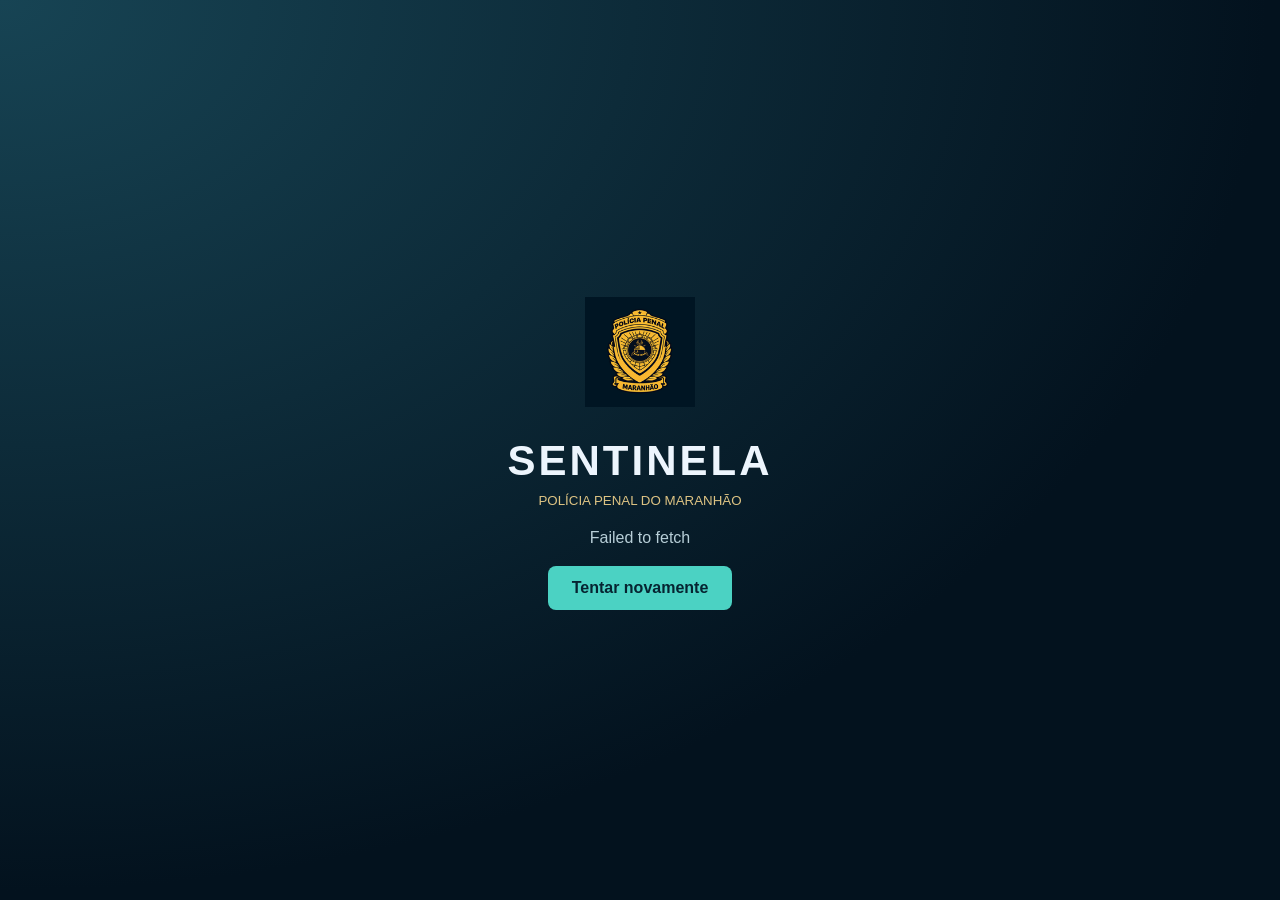
<file: sentinela/index.html>
<!doctype html>
<html lang="pt-BR">
<head>
  <meta charset="utf-8">
  <meta name="viewport" content="width=device-width,initial-scale=1">
  <meta name="theme-color" content="#031822">
  <meta name="referrer" content="no-referrer">
  <title>SENTINELA | Polícia Penal do Maranhão</title>
  <link rel="icon" href="./icon.svg">
  <link rel="manifest" href="./manifest.webmanifest">
  <style>body{margin:0;min-height:100vh;display:grid;place-items:center;background:radial-gradient(at top left,#174454,#03121e 70%);font:16px Arial,sans-serif;color:#edf5fd}main{max-width:560px;padding:40px;text-align:center}img{width:110px;height:125px;object-fit:contain}h1{font-size:42px;letter-spacing:3px;margin:18px 0 6px}p{line-height:1.6;color:#b7ced7}small{color:#ddc383}button{padding:13px 24px;border:0;border-radius:8px;background:#4bd2c3;color:#062431;font-size:16px;font-weight:bold;cursor:pointer}[hidden]{display:none}</style>
  <script src="./bridge.js?v=9012.1" defer></script>
</head>
<body><main id="sentinela-loading"><img src="./icon.svg" alt="Brasão da Polícia Penal do Maranhão"><h1>SENTINELA</h1><small>POLÍCIA PENAL DO MARANHÃO</small><p id="sentinela-status" role="status">Conectando ao acesso institucional...</p><button id="sentinela-retry" hidden onclick="location.reload()">Tentar novamente</button><noscript><p>Ative o JavaScript do navegador para abrir o sistema.</p></noscript></main></body>
</html>
</file>
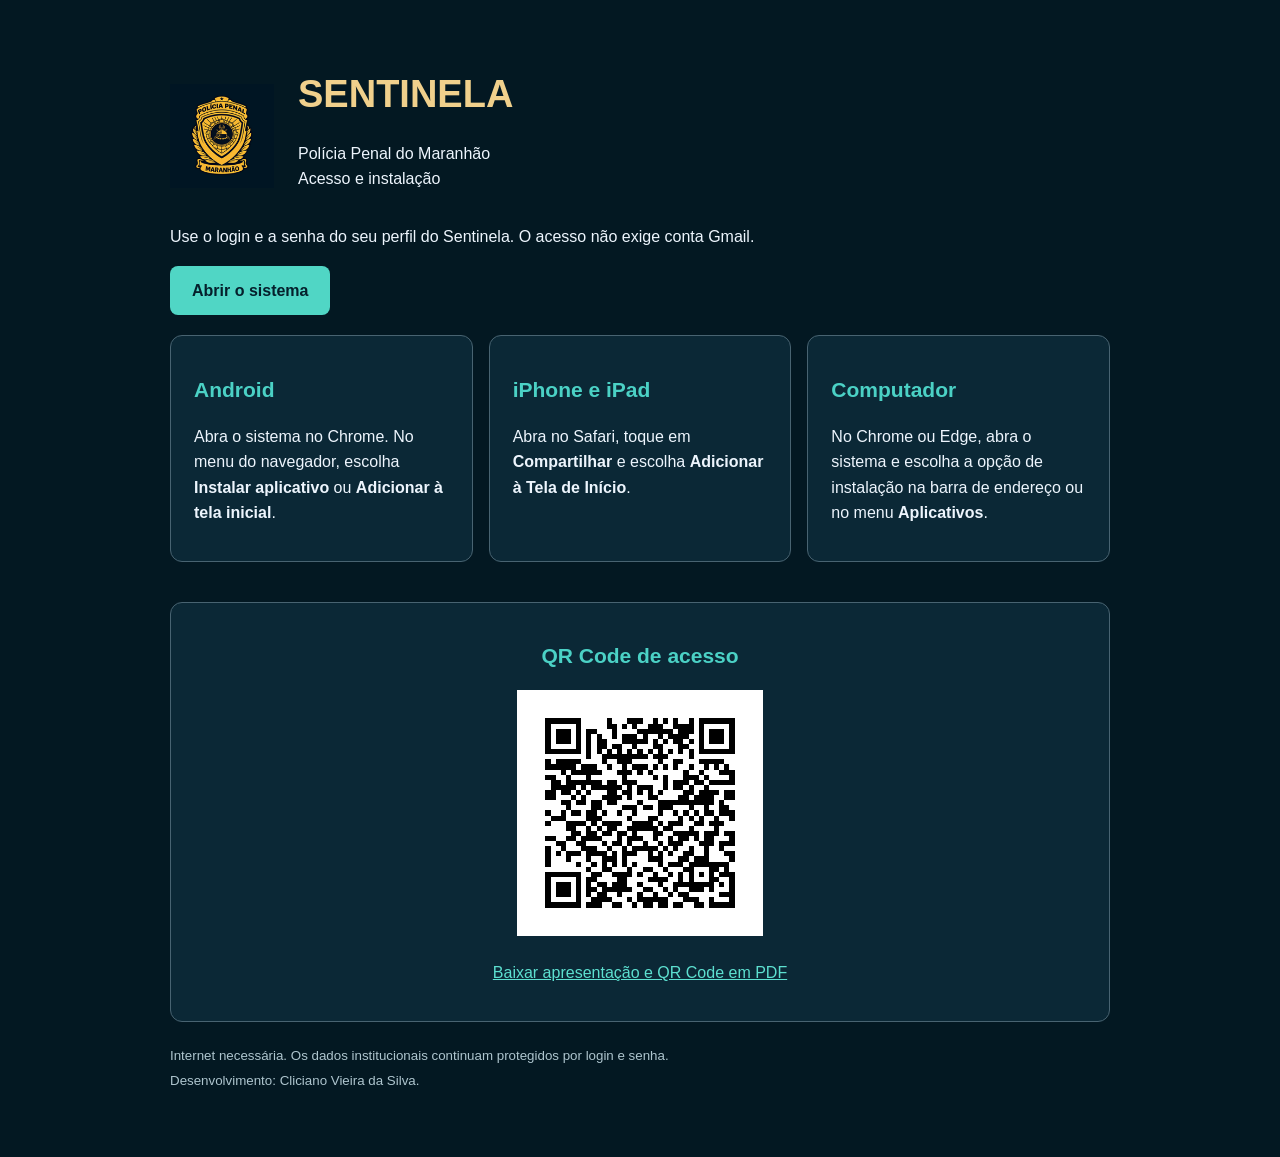
<file: sentinela/instalar.html>
<!doctype html><html lang="pt-BR"><head><meta charset="utf-8"><meta name="viewport" content="width=device-width,initial-scale=1"><meta name="theme-color" content="#031822"><title>SENTINELA | Acesso e instalação</title><link rel="icon" href="./icon.svg"><link rel="manifest" href="./manifest.webmanifest"><style>body{margin:0;background:#031822;color:#edf5fd;font:16px Arial,sans-serif;line-height:1.6}main{max-width:940px;margin:36px auto;padding:28px}header{display:flex;align-items:center;gap:24px}header img{width:104px}h1{font-size:38px;margin:0;color:#f0d08c}h2{color:#4bd1c5;font-size:21px}.cards{display:grid;grid-template-columns:repeat(3,1fr);gap:16px}section{padding:19px 23px;border:1px solid #486371;border-radius:12px;margin:20px 0;background:#0b2836}a{color:#5de0d0}.button{display:inline-block;padding:12px 22px;background:#50d6c5;color:#05202c;border-radius:8px;text-decoration:none;font-weight:bold}.qr{width:230px;max-width:90%;background:white;padding:8px}small{color:#aec5ce}.access{text-align:center}@media(max-width:760px){.cards{grid-template-columns:1fr}header{gap:14px}h1{font-size:30px}main{padding:20px}}</style></head><body><main><header><img src="./icon.svg" alt="Brasão da Polícia Penal do Maranhão"><div><h1>SENTINELA</h1><p>Polícia Penal do Maranhão<br>Acesso e instalação</p></div></header><p>Use o login e a senha do seu perfil do Sentinela. O acesso não exige conta Gmail.</p><a class="button" href="./">Abrir o sistema</a><div class="cards"><section><h2>Android</h2><p>Abra o sistema no Chrome. No menu do navegador, escolha <strong>Instalar aplicativo</strong> ou <strong>Adicionar à tela inicial</strong>.</p></section><section><h2>iPhone e iPad</h2><p>Abra no Safari, toque em <strong>Compartilhar</strong> e escolha <strong>Adicionar à Tela de Início</strong>.</p></section><section><h2>Computador</h2><p>No Chrome ou Edge, abra o sistema e escolha a opção de instalação na barra de endereço ou no menu <strong>Aplicativos</strong>.</p></section></div><section class="access"><h2>QR Code de acesso</h2><img class="qr" src="./qr-acesso.svg" alt="QR Code para abrir o Sentinela"><p><a href="./SENTINELA_Apresentacao_e_QRCode_de_Acesso.pdf" target="_blank" rel="noopener">Baixar apresentação e QR Code em PDF</a></p></section><small>Internet necessária. Os dados institucionais continuam protegidos por login e senha.<br>Desenvolvimento: Cliciano Vieira da Silva.</small></main></body></html>
</file>
